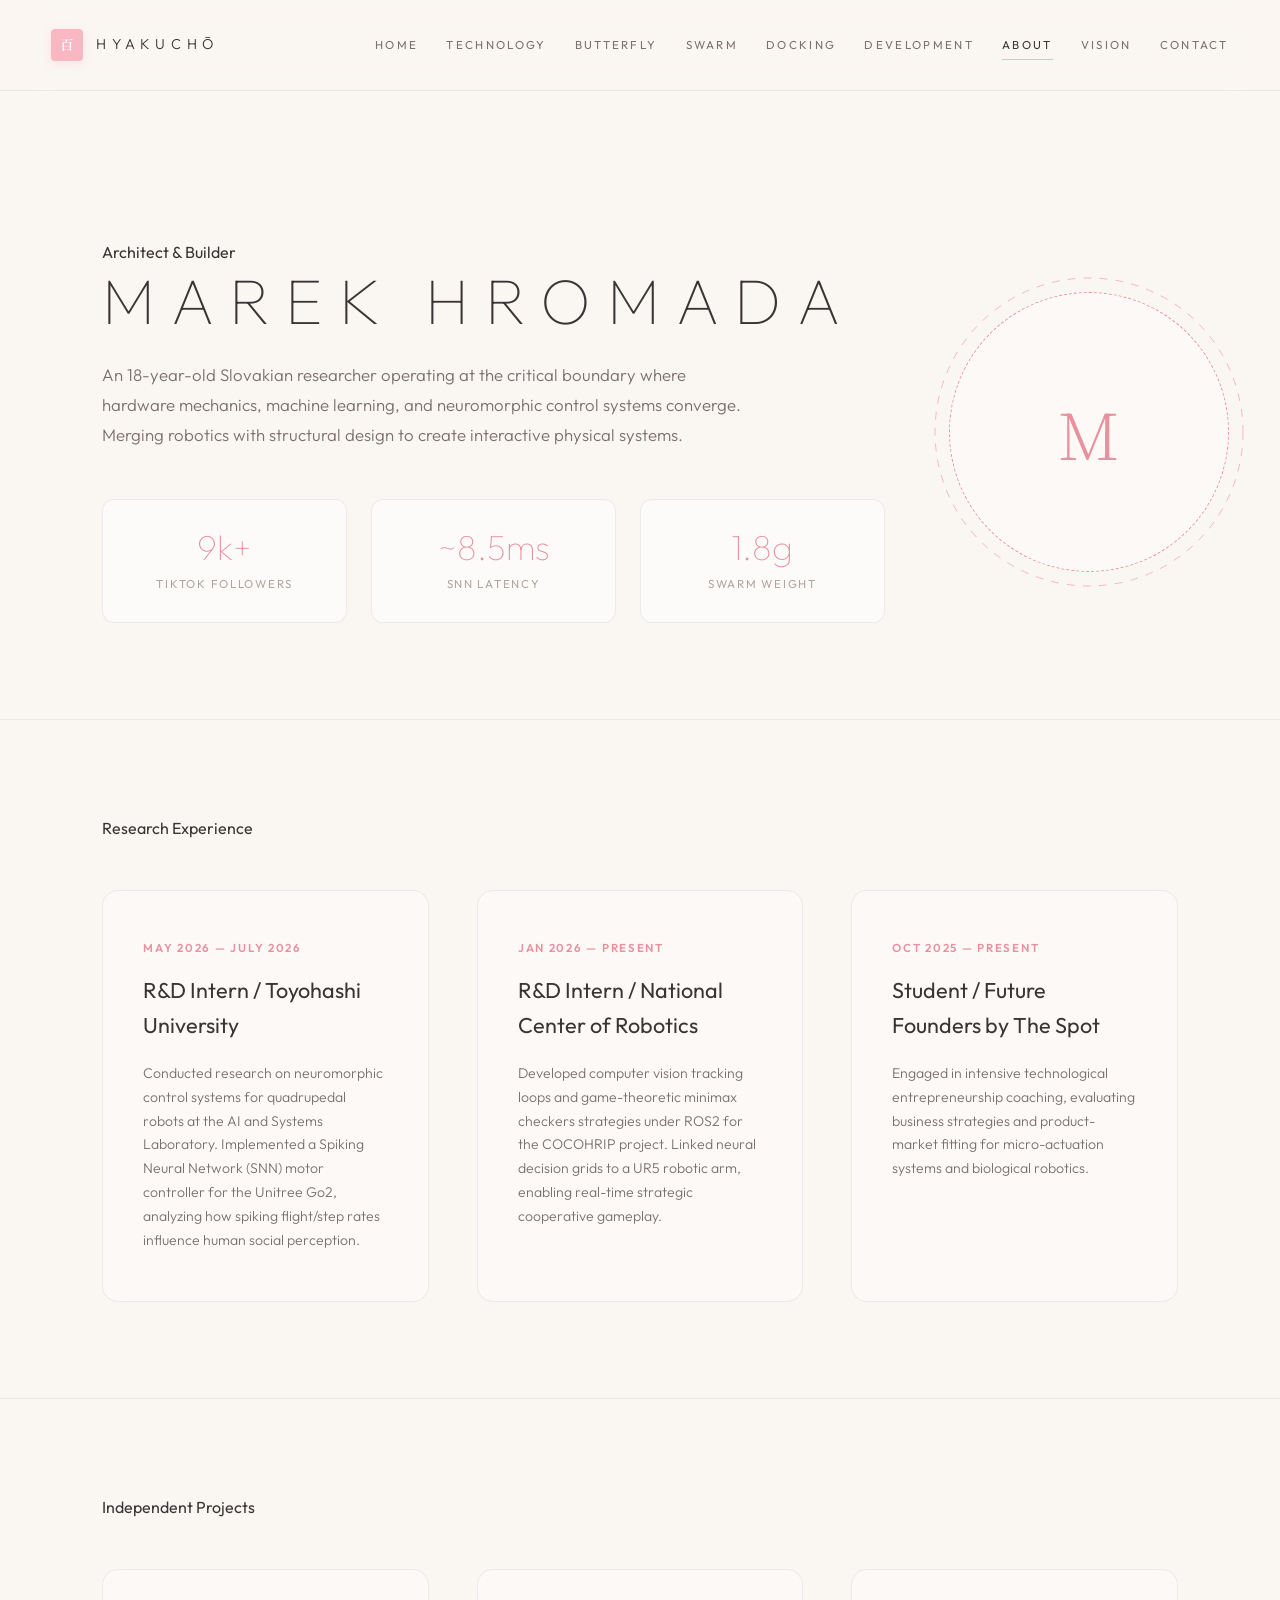
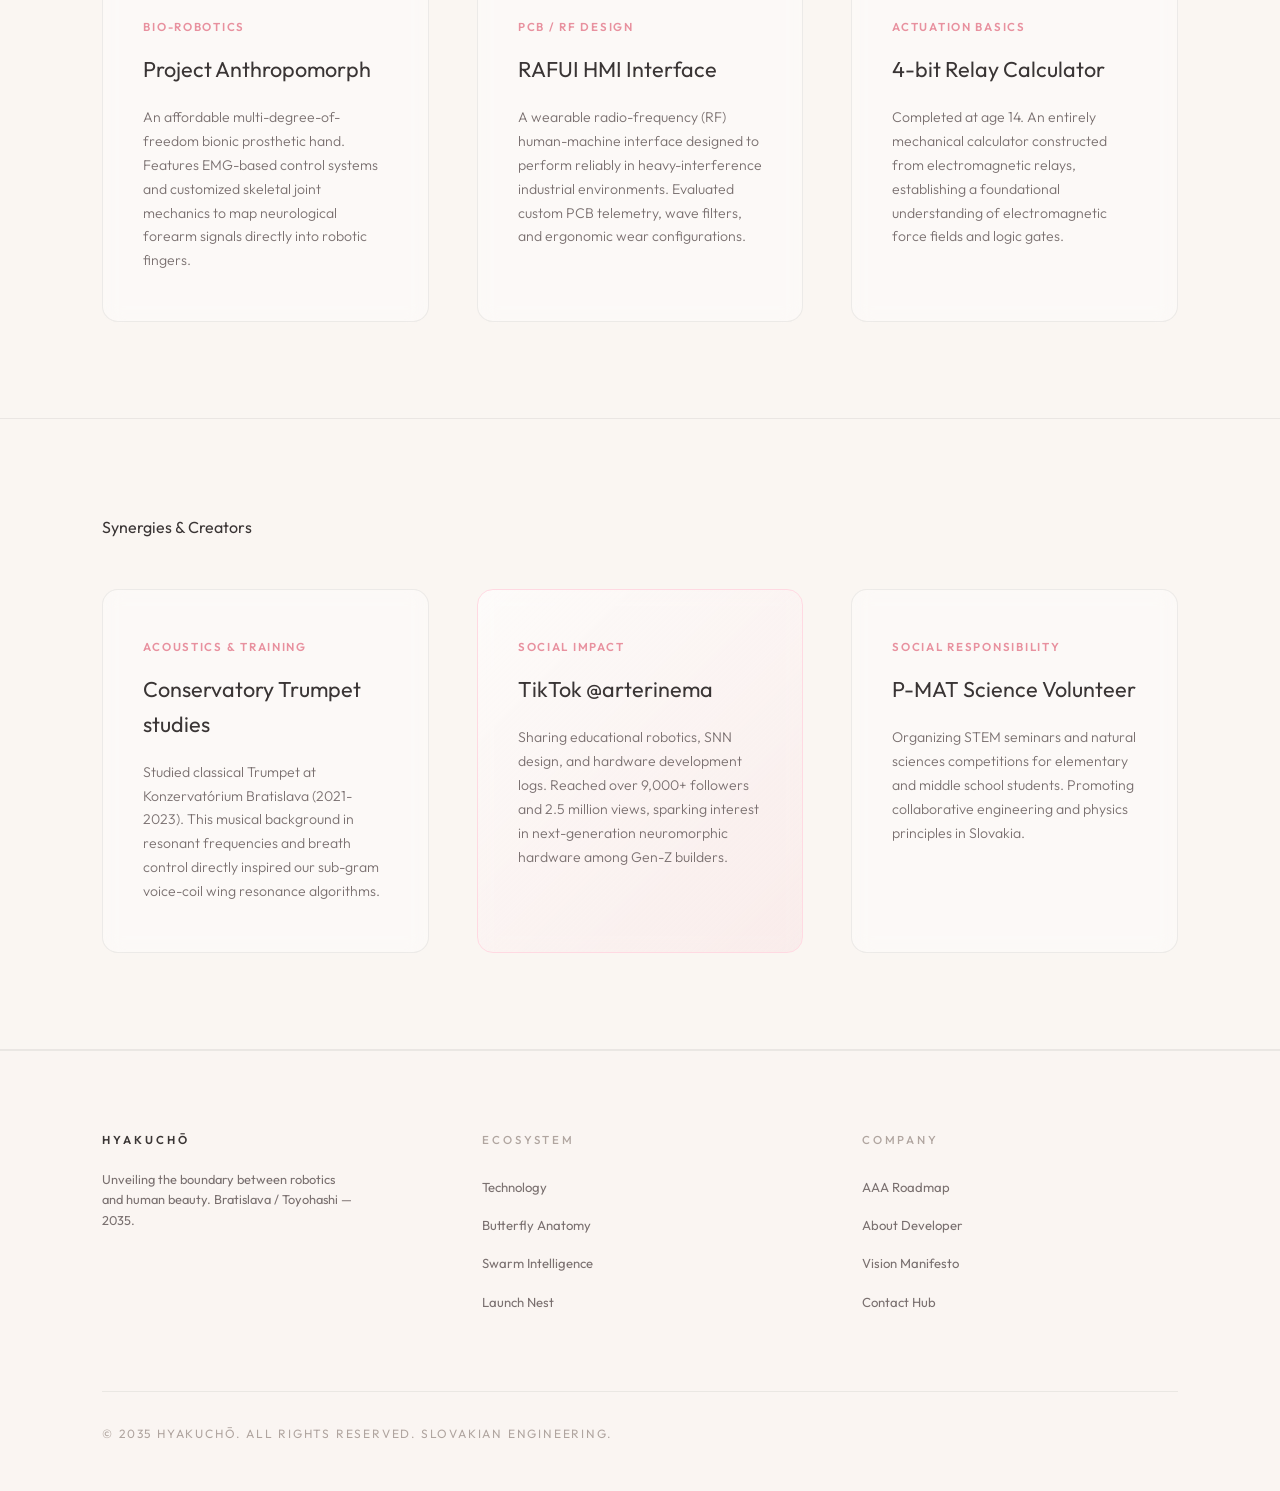
<file: about.html>
<!DOCTYPE html>
<html lang="en">
<head>
  <meta charset="UTF-8">
  <meta name="viewport" content="width=device-width, initial-scale=1.0">
  <title>THE FOUNDER — HYAKUCHŌ</title>
  <meta name="description" content="Explore the portfolio and research achievements of Marek Hromada: Robotics researcher, hardware architect, and SNN developer.">
  <link rel="preconnect" href="https://fonts.googleapis.com">
  <link href="https://fonts.googleapis.com/css2?family=Outfit:wght@100;200;300;400;500;600&family=Noto+Serif+JP:wght@200;300;400;600&display=swap" rel="stylesheet">
  <link rel="stylesheet" href="global.css">
  <style>
    .profile-hero {
      padding: 10rem 4vw 6rem 8vw;
      display: flex;
      gap: 5vw;
      align-items: center;
      flex-wrap: wrap;
      border-bottom: 1px solid var(--border);
    }
    .profile-info {
      flex: 1;
      min-width: 320px;
    }
    .profile-photo-placeholder {
      width: 280px;
      height: 280px;
      border-radius: 50%;
      border: 1px dashed var(--sakura-deep);
      display: flex;
      align-items: center;
      justify-content: center;
      background: rgba(255,255,255,0.4);
      backdrop-filter: blur(10px);
      position: relative;
    }
    .profile-photo-stamp {
      font-family: var(--font-jp);
      font-size: 4rem;
      font-weight: 200;
      color: var(--sakura-deep);
    }
    /* Bio stats grid */
    .stats-container {
      display: grid;
      grid-template-columns: repeat(auto-fit, minmax(180px, 1fr));
      gap: 1.5rem;
      margin-top: 3rem;
    }
    .stat-card {
      background: rgba(255,255,255,0.5);
      border: 1px solid var(--border);
      padding: 1.8rem;
      border-radius: 12px;
      text-align: center;
      backdrop-filter: blur(5px);
    }
    .stat-num {
      font-size: 2.2rem;
      font-weight: 100;
      color: var(--sakura-deep);
      line-height: 1.1;
      margin-bottom: 0.5rem;
    }
    .stat-label {
      font-size: 0.72rem;
      letter-spacing: 0.15em;
      text-transform: uppercase;
      color: var(--text-light);
    }
    /* Sections styling */
    .about-section {
      padding: 6rem 8vw;
      border-bottom: 1px solid var(--border);
    }
    .about-grid {
      display: grid;
      grid-template-columns: repeat(auto-fit, minmax(300px, 1fr));
      gap: 3rem;
      margin-top: 3rem;
    }
    .about-card {
      background: rgba(255,255,255,0.4);
      border: 1px solid var(--border);
      border-radius: 16px;
      padding: 3rem 2.5rem;
      backdrop-filter: blur(10px);
      -webkit-backdrop-filter: blur(10px);
      transition: all 0.4s var(--ease-premium);
    }
    .about-card:hover {
      transform: translateY(-4px);
      border-color: var(--sakura-pale);
      background: rgba(255, 255, 255, 0.8);
      box-shadow: 0 15px 35px rgba(247, 183, 195, 0.12);
    }
    .card-meta {
      font-size: 0.72rem;
      font-weight: 600;
      color: var(--sakura-deep);
      letter-spacing: 0.15em;
      text-transform: uppercase;
      margin-bottom: 1rem;
    }
    .card-title {
      font-size: 1.35rem;
      font-weight: 400;
      margin-bottom: 1.2rem;
      color: var(--text-dark);
    }
    .card-desc {
      font-size: 0.88rem;
      color: var(--text-mid);
      line-height: 1.7;
      font-weight: 300;
    }
    /* TikTok & Creator Card Custom */
    .creator-card {
      background: linear-gradient(135deg, rgba(255,255,255,0.6), rgba(247,183,195,0.15));
      border: 1px solid var(--sakura-pale);
    }
    .creator-card:hover {
      border-color: var(--sakura);
      box-shadow: 0 15px 35px rgba(247, 183, 195, 0.25);
    }
  </style>
</head>
<body>

  <!-- Falling Petals Background -->
  <div class="sakura-bg" id="sakura-bg"></div>

  <!-- Page Loader -->
  <div class="page-loader" id="loader">
    <div class="loader-stamp">百蝶</div>
  </div>

  <!-- Header -->
  <header>
    <a href="index.html" class="logo-container">
      <div class="logo-stamp">百</div>
      <div class="logo-text">HYAKUCHŌ</div>
    </a>
    <nav id="navbar">
      <a href="index.html" class="nav-link">Home</a>
      <a href="technology.html" class="nav-link">Technology</a>
      <a href="butterfly.html" class="nav-link">Butterfly</a>
      <a href="swarm.html" class="nav-link">Swarm</a>
      <a href="docking.html" class="nav-link">Docking</a>
      <a href="development.html" class="nav-link">Development</a>
      <a href="about.html" class="nav-link active">About</a>
      <a href="vision.html" class="nav-link">Vision</a>
      <a href="contact.html" class="nav-link">Contact</a>
    </nav>
    <button class="menu-toggle" id="menu-btn" aria-label="Toggle Menu">
      <span></span>
      <span></span>
      <span></span>
    </button>
  </header>

  <!-- Main Content -->
  <main>
    
    <!-- Hero Profile Section -->
    <section class="profile-hero">
      <div class="profile-info">
        <div class="part-num">Architect & Builder</div>
        <h1 class="reveal-text" style="margin-bottom: 1.5rem;">Marek Hromada</h1>
        <p class="desc-p" style="max-width: 650px;">
          An 18-year-old Slovakian researcher operating at the critical boundary where hardware mechanics, machine learning, and neuromorphic control systems converge. Merging robotics with structural design to create interactive physical systems.
        </p>
        
        <div class="stats-container">
          <div class="stat-card">
            <div class="stat-num">9k+</div>
            <div class="stat-label">TikTok Followers</div>
          </div>
          <div class="stat-card">
            <div class="stat-num">~8.5ms</div>
            <div class="stat-label">SNN Latency</div>
          </div>
          <div class="stat-card">
            <div class="stat-num">1.8g</div>
            <div class="stat-label">Swarm Weight</div>
          </div>
        </div>
      </div>
      
      <div class="profile-photo-placeholder">
        <div class="profile-photo-stamp">M</div>
        <!-- Circular ring border -->
        <svg style="position: absolute; inset: -15px; pointer-events: none; width: calc(100% + 30px); height: calc(100% + 30px); overflow: visible;">
          <circle cx="50%" cy="50%" r="50%" fill="none" stroke="#F7B7C3" stroke-width="1" stroke-dasharray="8,8"/>
        </svg>
      </div>
    </section>

    <!-- Research Experience -->
    <section class="about-section">
      <div class="section-title">Research Experience</div>
      <div class="about-grid">
        <!-- Toyohashi TUT -->
        <div class="about-card">
          <div class="card-meta">May 2026 — July 2026</div>
          <h3 class="card-title">R&D Intern / Toyohashi University</h3>
          <p class="card-desc">
            Conducted research on neuromorphic control systems for quadrupedal robots at the AI and Systems Laboratory. Implemented a Spiking Neural Network (SNN) motor controller for the Unitree Go2, analyzing how spiking flight/step rates influence human social perception.
          </p>
        </div>
        <!-- National Robotics Center -->
        <div class="about-card">
          <div class="card-meta">Jan 2026 — Present</div>
          <h3 class="card-title">R&D Intern / National Center of Robotics</h3>
          <p class="card-desc">
            Developed computer vision tracking loops and game-theoretic minimax checkers strategies under ROS2 for the COCOHRIP project. Linked neural decision grids to a UR5 robotic arm, enabling real-time strategic cooperative gameplay.
          </p>
        </div>
        <!-- Future Founders -->
        <div class="about-card">
          <div class="card-meta">Oct 2025 — Present</div>
          <h3 class="card-title">Student / Future Founders by The Spot</h3>
          <p class="card-desc">
            Engaged in intensive technological entrepreneurship coaching, evaluating business strategies and product-market fitting for micro-actuation systems and biological robotics.
          </p>
        </div>
      </div>
    </section>

    <!-- Independent Projects -->
    <section class="about-section">
      <div class="section-title">Independent Projects</div>
      <div class="about-grid">
        <!-- Project Anthropomorph -->
        <div class="about-card">
          <div class="card-meta">Bio-Robotics</div>
          <h3 class="card-title">Project Anthropomorph</h3>
          <p class="card-desc">
            An affordable multi-degree-of-freedom bionic prosthetic hand. Features EMG-based control systems and customized skeletal joint mechanics to map neurological forearm signals directly into robotic fingers.
          </p>
        </div>
        <!-- RAFUI -->
        <div class="about-card">
          <div class="card-meta">PCB / RF Design</div>
          <h3 class="card-title">RAFUI HMI Interface</h3>
          <p class="card-desc">
            A wearable radio-frequency (RF) human-machine interface designed to perform reliably in heavy-interference industrial environments. Evaluated custom PCB telemetry, wave filters, and ergonomic wear configurations.
          </p>
        </div>
        <!-- Relay Calculator -->
        <div class="about-card">
          <div class="card-meta">Actuation Basics</div>
          <h3 class="card-title">4-bit Relay Calculator</h3>
          <p class="card-desc">
            Completed at age 14. An entirely mechanical calculator constructed from electromagnetic relays, establishing a foundational understanding of electromagnetic force fields and logic gates.
          </p>
        </div>
      </div>
    </section>

    <!-- Academic & Creator Cards -->
    <section class="about-section">
      <div class="section-title">Synergies & Creators</div>
      <div class="about-grid">
        <!-- Education and Trumpet -->
        <div class="about-card">
          <div class="card-meta">Acoustics & Training</div>
          <h3 class="card-title">Conservatory Trumpet studies</h3>
          <p class="card-desc">
            Studied classical Trumpet at Konzervatórium Bratislava (2021-2023). This musical background in resonant frequencies and breath control directly inspired our sub-gram voice-coil wing resonance algorithms.
          </p>
        </div>
        <!-- TikTok @arterinema -->
        <div class="about-card creator-card">
          <div class="card-meta">Social Impact</div>
          <h3 class="card-title">TikTok @arterinema</h3>
          <p class="card-desc">
            Sharing educational robotics, SNN design, and hardware development logs. Reached over 9,000+ followers and 2.5 million views, sparking interest in next-generation neuromorphic hardware among Gen-Z builders.
          </p>
        </div>
        <!-- P-MAT -->
        <div class="about-card">
          <div class="card-meta">Social Responsibility</div>
          <h3 class="card-title">P-MAT Science Volunteer</h3>
          <p class="card-desc">
            Organizing STEM seminars and natural sciences competitions for elementary and middle school students. Promoting collaborative engineering and physics principles in Slovakia.
          </p>
        </div>
      </div>
    </section>

  </main>

  <!-- Footer -->
  <footer>
    <div class="footer-grid">
      <div class="footer-col">
        <h4 style="font-family: var(--font-en); font-weight:600; color:var(--text-dark); margin-bottom:1.2rem;">HYAKUCHŌ</h4>
        <p style="font-size:0.8rem; color:var(--text-mid); max-width: 250px;">Unveiling the boundary between robotics and human beauty. Bratislava / Toyohashi — 2035.</p>
      </div>
      <div class="footer-col">
        <h4>Ecosystem</h4>
        <ul>
          <li><a href="technology.html">Technology</a></li>
          <li><a href="butterfly.html">Butterfly Anatomy</a></li>
          <li><a href="swarm.html">Swarm Intelligence</a></li>
          <li><a href="docking.html">Launch Nest</a></li>
        </ul>
      </div>
      <div class="footer-col">
        <h4>Company</h4>
        <ul>
          <li><a href="development.html">AAA Roadmap</a></li>
          <li><a href="about.html">About Developer</a></li>
          <li><a href="vision.html">Vision Manifesto</a></li>
          <li><a href="contact.html">Contact Hub</a></li>
        </ul>
      </div>
    </div>
    <div class="footer-bottom">
      <div class="footer-copy">© 2035 HYAKUCHŌ. All rights reserved. Slovakian Engineering.</div>
    </div>
  </footer>

  <!-- Scripts -->
  <script>
    // Page Loader
    window.addEventListener('load', () => {
      setTimeout(() => {
        document.getElementById('loader').classList.add('hidden');
      }, 600);
    });

    // Falling Sakura Petals Background Logic
    const bgContainer = document.getElementById('sakura-bg');
    for (let i = 0; i < 20; i++) {
      const petal = document.createElement('div');
      petal.classList.add('petal');
      petal.style.left = Math.random() * 100 + 'vw';
      petal.style.top = -Math.random() * 20 + 'px';
      petal.style.animationDuration = (8 + Math.random() * 8) + 's';
      petal.style.animationDelay = (Math.random() * -10) + 's';
      bgContainer.appendChild(petal);
    }

    // Mobile menu toggle
    const menuBtn = document.getElementById('menu-btn');
    const navbar = document.getElementById('navbar');
    if (menuBtn && navbar) {
      menuBtn.addEventListener('click', () => {
        navbar.classList.toggle('active');
        const spans = menuBtn.querySelectorAll('span');
        if (navbar.classList.contains('active')) {
          spans[0].style.transform = 'rotate(45deg) translate(5px, 5px)';
          spans[1].style.opacity = '0';
          spans[2].style.transform = 'rotate(-45deg) translate(5px, -5px)';
        } else {
          spans[0].style.transform = 'none';
          spans[1].style.opacity = '1';
          spans[2].style.transform = 'none';
        }
      });
    }
  </script>
</body>
</html>
</file>
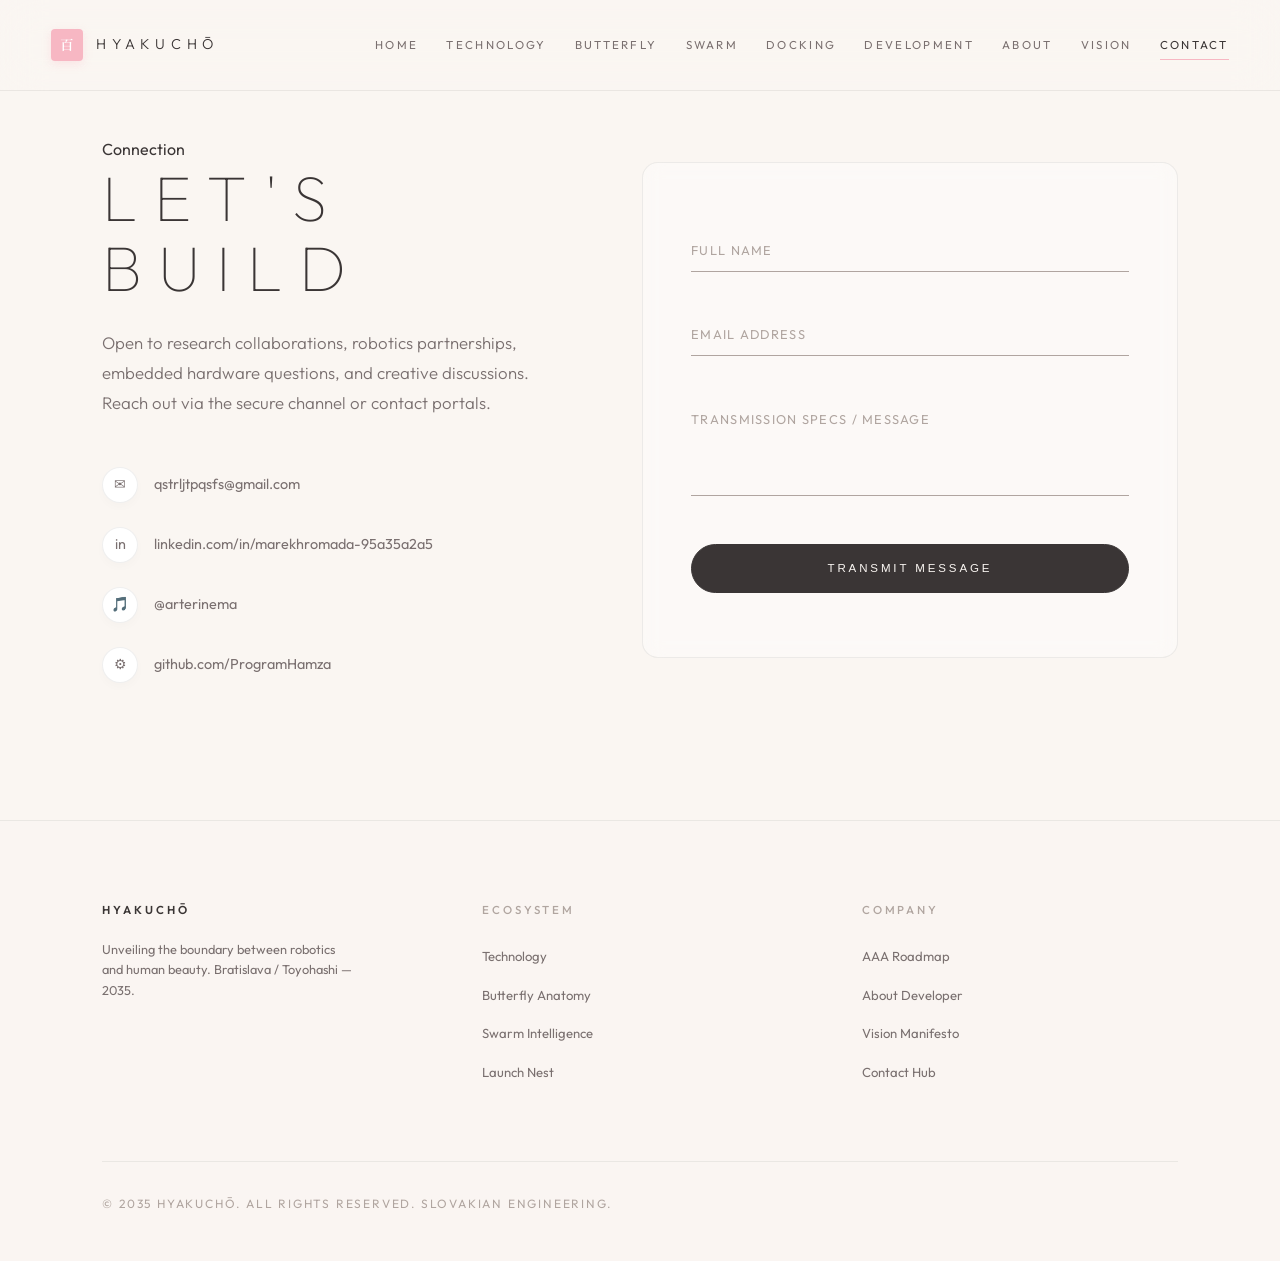
<file: contact.html>
<!DOCTYPE html>
<html lang="en">
<head>
  <meta charset="UTF-8">
  <meta name="viewport" content="width=device-width, initial-scale=1.0">
  <title>CONTACT — HYAKUCHŌ</title>
  <meta name="description" content="Get in touch with the team behind Project Hyakucho — Slovakian/Japanese robotics.">
  <link rel="preconnect" href="https://fonts.googleapis.com">
  <link href="https://fonts.googleapis.com/css2?family=Outfit:wght@100;200;300;400;500;600&family=Noto+Serif+JP:wght@200;300;400;600&display=swap" rel="stylesheet">
  <link rel="stylesheet" href="global.css">
  <style>
    .contact-layout {
      display: flex;
      min-height: calc(100vh - 80px);
      align-items: center;
      padding: 6rem 8vw;
      gap: 8vw;
      flex-wrap: wrap;
    }
    .contact-info-col {
      flex: 1;
      min-width: 320px;
    }
    .contact-form-col {
      flex: 1;
      min-width: 320px;
      background: rgba(255,255,255,0.4);
      border: 1px solid var(--border);
      padding: 4rem 3rem;
      border-radius: 16px;
      backdrop-filter: blur(10px);
      -webkit-backdrop-filter: blur(10px);
    }
    .contact-links {
      margin-top: 3rem;
      display: flex;
      flex-direction: column;
      gap: 1.5rem;
    }
    .contact-link-item {
      display: flex;
      align-items: center;
      gap: 1rem;
      text-decoration: none;
      color: var(--text-mid);
      font-size: 0.9rem;
      transition: color 0.3s;
    }
    .contact-link-item:hover {
      color: var(--sakura-deep);
    }
    .link-icon {
      width: 36px;
      height: 36px;
      border-radius: 50%;
      background: white;
      border: 1px solid var(--border);
      display: flex;
      align-items: center;
      justify-content: center;
      font-size: 0.9rem;
      box-shadow: 0 4px 10px rgba(0,0,0,0.02);
    }
    /* Minimal Form inputs */
    .form-group {
      margin-bottom: 2.5rem;
      position: relative;
    }
    .form-input {
      width: 100%;
      background: transparent;
      border: none;
      border-bottom: 1px solid var(--text-light);
      padding: 0.8rem 0;
      font-family: var(--font-en);
      font-size: 0.9rem;
      color: var(--text-dark);
      outline: none;
      transition: border-color 0.3s;
    }
    .form-input:focus {
      border-color: var(--sakura);
    }
    .form-label {
      position: absolute;
      left: 0;
      top: 0.8rem;
      font-size: 0.8rem;
      color: var(--text-light);
      pointer-events: none;
      transition: all 0.3s var(--ease-premium);
      text-transform: uppercase;
      letter-spacing: 0.1em;
    }
    .form-input:focus ~ .form-label,
    .form-input:not(:placeholder-shown) ~ .form-label {
      top: -1.2rem;
      font-size: 0.65rem;
      color: var(--sakura-deep);
    }
  </style>
</head>
<body>

  <!-- Falling Petals Background -->
  <div class="sakura-bg" id="sakura-bg"></div>

  <!-- Page Loader -->
  <div class="page-loader" id="loader">
    <div class="loader-stamp">百蝶</div>
  </div>

  <!-- Header -->
  <header>
    <a href="index.html" class="logo-container">
      <div class="logo-stamp">百</div>
      <div class="logo-text">HYAKUCHŌ</div>
    </a>
    <nav id="navbar">
      <a href="index.html" class="nav-link">Home</a>
      <a href="technology.html" class="nav-link">Technology</a>
      <a href="butterfly.html" class="nav-link">Butterfly</a>
      <a href="swarm.html" class="nav-link">Swarm</a>
      <a href="docking.html" class="nav-link">Docking</a>
      <a href="development.html" class="nav-link">Development</a>
      <a href="about.html" class="nav-link">About</a>
      <a href="vision.html" class="nav-link">Vision</a>
      <a href="contact.html" class="nav-link active">Contact</a>
    </nav>
    <button class="menu-toggle" id="menu-btn" aria-label="Toggle Menu">
      <span></span>
      <span></span>
      <span></span>
    </button>
  </header>

  <!-- Main Content Contact -->
  <main class="contact-layout">

    <!-- Info Column -->
    <div class="contact-info-col">
      <div class="part-num">Connection</div>
      <h1 class="reveal-text" style="margin-bottom: 1.5rem;">Let's Build</h1>
      <p class="desc-p" style="max-width: 450px;">
        Open to research collaborations, robotics partnerships, embedded hardware questions, and creative discussions. Reach out via the secure channel or contact portals.
      </p>

      <div class="contact-links">
        <!-- Email -->
        <a href="mailto:qstrljtpqsfs@gmail.com" class="contact-link-item">
          <div class="link-icon">✉</div>
          <span>qstrljtpqsfs@gmail.com</span>
        </a>
        <!-- LinkedIn -->
        <a href="https://www.linkedin.com/in/marekhromada-95a35a2a5" target="_blank" class="contact-link-item">
          <div class="link-icon">in</div>
          <span>linkedin.com/in/marekhromada-95a35a2a5</span>
        </a>
        <!-- TikTok -->
        <a href="https://www.tiktok.com/@arterinema" target="_blank" class="contact-link-item">
          <div class="link-icon">🎵</div>
          <span>@arterinema</span>
        </a>
        <!-- GitHub -->
        <a href="https://github.com/ProgramHamza" target="_blank" class="contact-link-item">
          <div class="link-icon">⚙</div>
          <span>github.com/ProgramHamza</span>
        </a>
      </div>
    </div>

    <!-- Form Column -->
    <div class="contact-form-col">
      <form id="contact-form" action="#" onsubmit="event.preventDefault(); alert('Message transmission protocol established. Thank you.');">
        
        <div class="form-group">
          <input type="text" id="name" class="form-input" placeholder=" " required>
          <label for="name" class="form-label">Full Name</label>
        </div>

        <div class="form-group">
          <input type="email" id="email" class="form-input" placeholder=" " required>
          <label for="email" class="form-label">Email Address</label>
        </div>

        <div class="form-group">
          <textarea id="message" class="form-input" placeholder=" " style="resize: none; height: 100px;" required></textarea>
          <label for="message" class="form-label">Transmission Specs / Message</label>
        </div>

        <button type="submit" class="btn-premium primary" style="width: 100%;">Transmit Message</button>

      </form>
    </div>

  </main>

  <!-- Footer -->
  <footer>
    <div class="footer-grid">
      <div class="footer-col">
        <h4 style="font-family: var(--font-en); font-weight:600; color:var(--text-dark); margin-bottom:1.2rem;">HYAKUCHŌ</h4>
        <p style="font-size:0.8rem; color:var(--text-mid); max-width: 250px;">Unveiling the boundary between robotics and human beauty. Bratislava / Toyohashi — 2035.</p>
      </div>
      <div class="footer-col">
        <h4>Ecosystem</h4>
        <ul>
          <li><a href="technology.html">Technology</a></li>
          <li><a href="butterfly.html">Butterfly Anatomy</a></li>
          <li><a href="swarm.html">Swarm Intelligence</a></li>
          <li><a href="docking.html">Launch Nest</a></li>
        </ul>
      </div>
      <div class="footer-col">
        <h4>Company</h4>
        <ul>
          <li><a href="development.html">AAA Roadmap</a></li>
          <li><a href="about.html">About Developer</a></li>
          <li><a href="vision.html">Vision Manifesto</a></li>
          <li><a href="contact.html">Contact Hub</a></li>
        </ul>
      </div>
    </div>
    <div class="footer-bottom">
      <div class="footer-copy">© 2035 HYAKUCHŌ. All rights reserved. Slovakian Engineering.</div>
    </div>
  </footer>

  <!-- Scripts -->
  <script>
    // Page Loader
    window.addEventListener('load', () => {
      setTimeout(() => {
        document.getElementById('loader').classList.add('hidden');
      }, 600);
    });

    // Falling Sakura Petals Background Logic
    const bgContainer = document.getElementById('sakura-bg');
    for (let i = 0; i < 20; i++) {
      const petal = document.createElement('div');
      petal.classList.add('petal');
      petal.style.left = Math.random() * 100 + 'vw';
      petal.style.top = -Math.random() * 20 + 'px';
      petal.style.animationDuration = (8 + Math.random() * 8) + 's';
      petal.style.animationDelay = (Math.random() * -10) + 's';
      bgContainer.appendChild(petal);
    }

    // Mobile menu toggle
    const menuBtn = document.getElementById('menu-btn');
    const navbar = document.getElementById('navbar');
    if (menuBtn && navbar) {
      menuBtn.addEventListener('click', () => {
        navbar.classList.toggle('active');
        const spans = menuBtn.querySelectorAll('span');
        if (navbar.classList.contains('active')) {
          spans[0].style.transform = 'rotate(45deg) translate(5px, 5px)';
          spans[1].style.opacity = '0';
          spans[2].style.transform = 'rotate(-45deg) translate(5px, -5px)';
        } else {
          spans[0].style.transform = 'none';
          spans[1].style.opacity = '1';
          spans[2].style.transform = 'none';
        }
      });
    }
  </script>
</body>
</html>
</file>
<file: global.css>
/* ====================================================================
   HYAKUCHŌ GLOBAL DESIGN SYSTEM & STYLESHEET (2035 Reveal)
   ==================================================================== */

:root {
  --sakura: #F7B7C3;
  --sakura-pale: #FFD9E2;
  --sakura-deep: #e8919f;
  --pearl: #f5f0ee;
  --silver: #c8c4c0;
  --sky: #a8d4f0;
  --sky-deep: #6bb3e0;
  --warm-white: #faf6f2;
  --text-dark: #3a3535;
  --text-mid: #7a7070;
  --text-light: #b0a5a0;
  --border: rgba(58, 53, 53, 0.08);
  --font-en: 'Outfit', sans-serif;
  --font-jp: 'Noto Serif JP', serif;
  --ease-premium: cubic-bezier(0.16, 1, 0.3, 1);
}

/* Base Reset */
*, *::before, *::after {
  margin: 0;
  padding: 0;
  box-sizing: border-box;
}

html {
  font-size: 16px;
  background: var(--warm-white);
  color: var(--text-dark);
  font-family: var(--font-en);
  scroll-behavior: smooth;
  overflow-x: hidden;
  -webkit-font-smoothing: antialiased;
}

body {
  overflow-x: hidden;
  line-height: 1.6;
}

/* Global Grid Lines (Background decoration) */
.grid-overlay {
  position: fixed;
  inset: 0;
  pointer-events: none;
  z-index: 100;
  display: grid;
  grid-template-columns: repeat(4, 1fr);
  border-left: 1px solid rgba(0,0,0,0.02);
  border-right: 1px solid rgba(0,0,0,0.02);
}
.grid-line {
  border-right: 1px solid rgba(0,0,0,0.025);
  height: 100%;
}

/* Sakura Petals Global Background */
.sakura-bg {
  position: fixed;
  inset: 0;
  z-index: 0;
  pointer-events: none;
  overflow: hidden;
}
.petal {
  position: absolute;
  background: linear-gradient(135deg, var(--sakura-pale), var(--sakura));
  border-radius: 100% 0 100% 100%;
  opacity: 0.6;
  transform-origin: center;
  animation: fall linear infinite;
}
@keyframes fall {
  0% {
    transform: translateY(-20px) rotate(0deg) scale(0.5);
    opacity: 0;
  }
  10% { opacity: 0.6; }
  90% { opacity: 0.6; }
  100% {
    transform: translateY(105vh) translateX(120px) rotate(360deg) scale(0.5);
    opacity: 0;
  }
}

/* Premium Header / Navigation */
header {
  position: fixed;
  top: 0;
  left: 0;
  width: 100%;
  z-index: 999;
  display: flex;
  justify-content: space-between;
  align-items: center;
  padding: 1.8rem 4vw;
  background: rgba(250, 246, 242, 0.45);
  backdrop-filter: blur(20px);
  -webkit-backdrop-filter: blur(20px);
  border-bottom: 1px solid var(--border);
  transition: background 0.4s;
}

.logo-container {
  display: flex;
  align-items: center;
  gap: 0.8rem;
  text-decoration: none;
  color: var(--text-dark);
}
.logo-stamp {
  font-family: var(--font-jp);
  background: var(--sakura);
  color: white;
  width: 32px;
  height: 32px;
  display: flex;
  align-items: center;
  justify-content: center;
  border-radius: 4px;
  font-weight: 600;
  font-size: 0.85rem;
  box-shadow: 0 3px 10px rgba(247,183,195,0.3);
}
.logo-text {
  font-weight: 300;
  font-size: 0.9rem;
  letter-spacing: 0.4em;
  text-transform: uppercase;
}

/* Navigation Menu */
nav {
  display: flex;
  align-items: center;
  gap: 2.2vw;
}
.nav-link {
  font-size: 0.72rem;
  font-weight: 400;
  letter-spacing: 0.2em;
  text-transform: uppercase;
  text-decoration: none;
  color: var(--text-mid);
  position: relative;
  padding: 0.4rem 0;
  transition: color 0.3s;
}
.nav-link:hover, .nav-link.active {
  color: var(--text-dark);
}
.nav-link::after {
  content: '';
  position: absolute;
  bottom: 0;
  left: 0;
  width: 100%;
  height: 1px;
  background: var(--sakura);
  transform: scaleX(0);
  transform-origin: right;
  transition: transform 0.4s var(--ease-premium);
}
.nav-link:hover::after, .nav-link.active::after {
  transform: scaleX(1);
  transform-origin: left;
}

/* Call to Action Button */
.nav-cta {
  font-size: 0.68rem;
  font-weight: 500;
  letter-spacing: 0.15em;
  text-transform: uppercase;
  text-decoration: none;
  color: white;
  background: var(--text-dark);
  padding: 0.6rem 1.4rem;
  border-radius: 20px;
  transition: all 0.3s;
  border: 1px solid var(--text-dark);
}
.nav-cta:hover {
  background: var(--sakura-deep);
  border-color: var(--sakura-deep);
  box-shadow: 0 5px 15px rgba(232, 145, 159, 0.25);
  transform: translateY(-1px);
}

/* Mobile Menu Button */
.menu-toggle {
  display: none;
  flex-direction: column;
  gap: 4px;
  background: none;
  border: none;
  cursor: pointer;
  z-index: 1000;
}
.menu-toggle span {
  width: 22px;
  height: 1px;
  background: var(--text-dark);
  transition: all 0.3s;
}

/* Global Content Styling wrapper */
main {
  position: relative;
  z-index: 10;
  padding-top: 80px;
}

/* Premium Typography elements */
.reveal-text {
  font-size: clamp(2rem, 5vw, 4.5rem);
  font-weight: 100;
  letter-spacing: 0.25em;
  text-transform: uppercase;
  line-height: 1.1;
}

.jp-sub {
  font-family: var(--font-jp);
  font-weight: 200;
  color: var(--sakura-deep);
}

.desc-p {
  font-weight: 300;
  font-size: 1.05rem;
  line-height: 1.8;
  color: var(--text-mid);
}

/* Action buttons */
.btn-premium {
  display: inline-flex;
  align-items: center;
  justify-content: center;
  padding: 1.1rem 2.8rem;
  font-size: 0.72rem;
  font-weight: 400;
  letter-spacing: 0.25em;
  text-transform: uppercase;
  text-decoration: none;
  color: var(--text-dark);
  border: 1px solid rgba(0,0,0,0.15);
  background: rgba(255,255,255,0.7);
  border-radius: 40px;
  backdrop-filter: blur(10px);
  -webkit-backdrop-filter: blur(10px);
  cursor: pointer;
  transition: all 0.4s var(--ease-premium);
}
.btn-premium:hover {
  border-color: var(--sakura);
  color: var(--sakura-deep);
  transform: translateY(-3px);
  box-shadow: 0 10px 25px rgba(247, 183, 195, 0.25);
}
.btn-premium.primary {
  background: var(--text-dark);
  color: var(--warm-white);
  border-color: var(--text-dark);
}
.btn-premium.primary:hover {
  background: var(--sakura-deep);
  border-color: var(--sakura-deep);
  color: white;
}

/* Smooth Page transition cover */
.page-loader {
  position: fixed;
  inset: 0;
  background: var(--warm-white);
  z-index: 99999;
  display: flex;
  align-items: center;
  justify-content: center;
  transition: opacity 0.8s ease, visibility 0.8s ease;
}
.page-loader.hidden {
  opacity: 0;
  visibility: hidden;
  pointer-events: none;
}
.loader-stamp {
  font-family: var(--font-jp);
  font-size: 2.2rem;
  font-weight: 200;
  color: var(--text-dark);
  letter-spacing: 0.25em;
  animation: pulseLogo 2s infinite ease-in-out;
}
@keyframes pulseLogo {
  0%, 100% { opacity: 0.3; transform: scale(0.98); }
  50% { opacity: 0.95; transform: scale(1.02); }
}

/* Footer Section */
footer {
  background: rgba(250, 246, 242, 0.8);
  border-top: 1px solid var(--border);
  padding: 5rem 8vw 3rem 8vw;
  position: relative;
  z-index: 200;
}
.footer-grid {
  display: grid;
  grid-template-columns: repeat(auto-fit, minmax(200px, 1fr));
  gap: 4rem;
  margin-bottom: 4rem;
}
.footer-col h4 {
  font-size: 0.72rem;
  letter-spacing: 0.25em;
  text-transform: uppercase;
  color: var(--text-light);
  margin-bottom: 1.5rem;
  font-weight: 500;
}
.footer-col ul {
  list-style: none;
}
.footer-col ul li {
  margin-bottom: 0.8rem;
}
.footer-col ul li a {
  text-decoration: none;
  font-size: 0.82rem;
  color: var(--text-mid);
  transition: color 0.3s;
}
.footer-col ul li a:hover {
  color: var(--sakura-deep);
}
.footer-bottom {
  display: flex;
  justify-content: space-between;
  align-items: center;
  flex-wrap: wrap;
  gap: 2rem;
  padding-top: 2rem;
  border-top: 1px solid var(--border);
}
.footer-copy {
  font-size: 0.75rem;
  letter-spacing: 0.15em;
  color: var(--text-light);
  text-transform: uppercase;
}

/* Responsive navigation styles */
@media (max-width: 900px) {
  .menu-toggle {
    display: flex;
  }
  nav {
    position: fixed;
    top: 80px;
    right: -100%;
    width: 250px;
    height: calc(100vh - 80px);
    background: var(--warm-white);
    flex-direction: column;
    padding: 3rem 2rem;
    align-items: flex-start;
    gap: 2rem;
    border-left: 1px solid var(--border);
    transition: right 0.4s var(--ease-premium);
    box-shadow: -10px 0 30px rgba(0,0,0,0.02);
  }
  nav.active {
    right: 0;
  }
  .nav-link {
    font-size: 0.85rem;
  }
}
</file>
